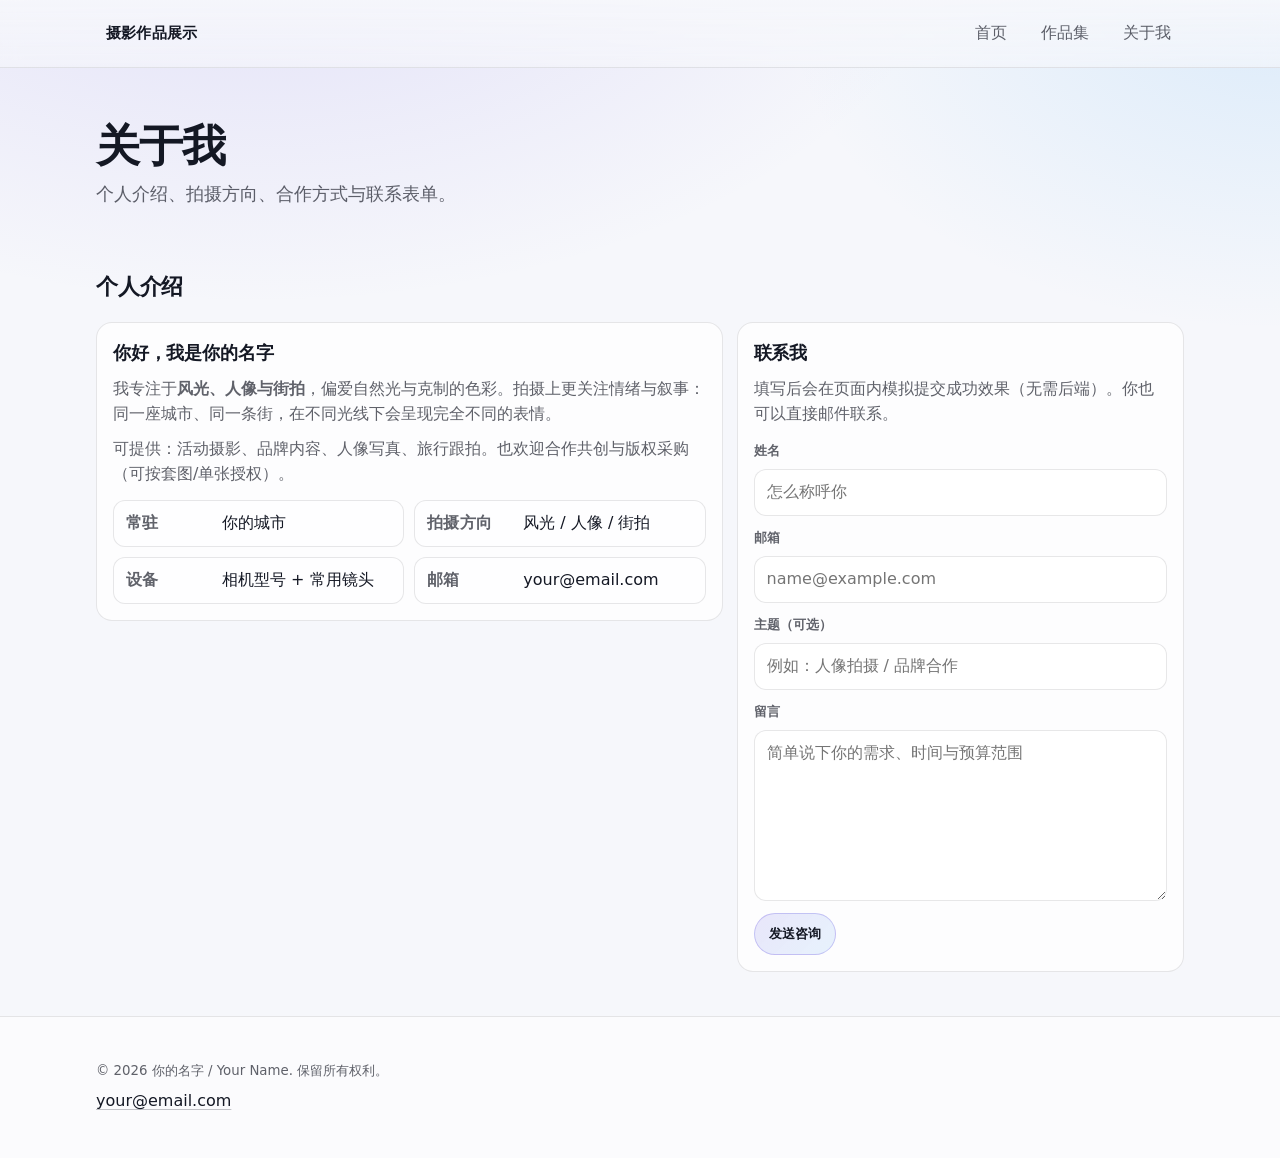
<file: about.html>
<!doctype html>
<html lang="zh-CN">
  <head>
    <meta charset="utf-8" />
    <meta name="viewport" content="width=device-width, initial-scale=1" />
    <title>关于我 - 摄影作品展示</title>
    <link rel="stylesheet" href="新建 文本文档 (3).css" />
  </head>
  <body>
    <header>
      <nav aria-label="主导航">
        <a href="新建 文本文档.html">摄影作品展示</a>
        <ul>
          <li><a href="新建 文本文档.html">首页</a></li>
          <li><a href="portfolio.html">作品集</a></li>
          <li><a href="about.html" aria-current="page">关于我</a></li>
        </ul>
      </nav>
    </header>

    <main>
      <section class="page-hero" aria-labelledby="about-title">
        <h1 id="about-title">关于我</h1>
        <p>个人介绍、拍摄方向、合作方式与联系表单。</p>
      </section>

      <section class="about-layout" aria-labelledby="intro-title">
        <h2 id="intro-title">个人介绍</h2>

        <div class="about-grid" aria-label="关于我内容与联系表单">
          <article class="about-card" aria-label="个人简介">
            <h3>你好，我是你的名字</h3>
            <p>
              我专注于<strong>风光、人像与街拍</strong>，偏爱自然光与克制的色彩。拍摄上更关注情绪与叙事：同一座城市、同一条街，在不同光线下会呈现完全不同的表情。
            </p>
            <p>
              可提供：活动摄影、品牌内容、人像写真、旅行跟拍。也欢迎合作共创与版权采购（可按套图/单张授权）。
            </p>

            <dl class="about-meta" aria-label="基本信息">
              <div><dt>常驻</dt><dd>你的城市</dd></div>
              <div><dt>拍摄方向</dt><dd>风光 / 人像 / 街拍</dd></div>
              <div><dt>设备</dt><dd>相机型号 + 常用镜头</dd></div>
              <div><dt>邮箱</dt><dd><a href="mailto:your@email.com">your@email.com</a></dd></div>
            </dl>
          </article>

          <aside class="contact-card" aria-labelledby="contact-title">
            <h3 id="contact-title">联系我</h3>
            <p class="muted">
              填写后会在页面内模拟提交成功效果（无需后端）。你也可以直接邮件联系。
            </p>

            <form data-contact-form="true" class="contact-form" novalidate>
              <label>
                <span>姓名</span>
                <input name="name" autocomplete="name" required placeholder="怎么称呼你" />
              </label>

              <label>
                <span>邮箱</span>
                <input
                  name="email"
                  type="email"
                  inputmode="email"
                  autocomplete="email"
                  required
                  placeholder="name@example.com"
                />
              </label>

              <label>
                <span>主题（可选）</span>
                <input name="subject" autocomplete="off" placeholder="例如：人像拍摄 / 品牌合作" />
              </label>

              <label>
                <span>留言</span>
                <textarea name="message" rows="6" required placeholder="简单说下你的需求、时间与预算范围"></textarea>
              </label>

              <div class="form-actions">
                <button type="submit">发送咨询</button>
                <p class="form-status" data-form-status="true" role="status" aria-live="polite"></p>
              </div>
            </form>
          </aside>
        </div>
      </section>
    </main>

    <footer>
      <small>© <span>2026</span> 你的名字 / Your Name. 保留所有权利。</small>
      <address>
        <a href="mailto:your@email.com">your@email.com</a>
      </address>
    </footer>
    <script src="新建 文本文档 (2).js"></script>
  </body>
</html>
</file>
<file: 新建 文本文档 (3).css>
/* Modern minimalist photography portfolio
   Soft palette, mobile-first, clean layout */

:root {
  --bg: #f6f7fb;
  --surface: rgba(255, 255, 255, 0.72);
  --surface-solid: #ffffff;
  --text: #141824;
  --muted: rgba(20, 24, 36, 0.68);
  --border: rgba(20, 24, 36, 0.10);
  --shadow: 0 12px 30px rgba(20, 24, 36, 0.10);
  --shadow-sm: 0 10px 24px rgba(20, 24, 36, 0.12);
  --ring: rgba(96, 165, 250, 0.45);

  --accent: #7c6ee6;
  --accent-2: #64b5f6;

  --radius: 16px;
  --radius-sm: 12px;

  --container: 1120px;
  --nav-h: 68px;
}

*,
*::before,
*::after {
  box-sizing: border-box;
}

html {
  scroll-behavior: smooth;
  color-scheme: light;
}

body {
  margin: 0;
  font-family: ui-sans-serif, system-ui, -apple-system, "Segoe UI", Roboto,
    "PingFang SC", "Noto Sans SC", "Microsoft YaHei", Arial, sans-serif;
  color: var(--text);
  background:
    radial-gradient(1200px 700px at 20% -10%, rgba(124, 110, 230, 0.18), transparent 60%),
    radial-gradient(900px 600px at 100% 0%, rgba(100, 181, 246, 0.18), transparent 55%),
    var(--bg);
  line-height: 1.55;
  padding-top: var(--nav-h);
}

img {
  max-width: 100%;
  display: block;
}

a {
  color: inherit;
  text-decoration: none;
}

a:focus-visible,
button:focus-visible {
  outline: 3px solid var(--ring);
  outline-offset: 3px;
  border-radius: 10px;
}

input:focus-visible,
textarea:focus-visible,
summary:focus-visible {
  outline: 3px solid var(--ring);
  outline-offset: 3px;
  border-radius: 10px;
}

/* Layout helpers */
header,
main,
footer {
  width: 100%;
}

main > section,
footer {
  padding: 44px 16px;
}

main > section {
  max-width: var(--container);
  margin: 0 auto;
}

/* Fixed top navigation */
header {
  position: fixed;
  inset: 0 0 auto 0;
  height: var(--nav-h);
  z-index: 1000;
  background: linear-gradient(
    to bottom,
    rgba(246, 247, 251, 0.92),
    rgba(246, 247, 251, 0.62)
  );
  backdrop-filter: blur(10px);
  border-bottom: 1px solid var(--border);
}

header nav {
  height: 100%;
  max-width: var(--container);
  margin: 0 auto;
  padding: 0 16px;
  display: flex;
  align-items: center;
  justify-content: space-between;
  gap: 14px;
}

header nav > a {
  font-weight: 700;
  letter-spacing: 0.2px;
  font-size: 15px;
  padding: 8px 10px;
  border-radius: 999px;
  background: transparent;
  transition: background-color 180ms ease, transform 180ms ease;
}

header nav > a:hover {
  background: rgba(124, 110, 230, 0.10);
  transform: translateY(-1px);
}

header nav ul {
  list-style: none;
  margin: 0;
  padding: 0;
  display: flex;
  align-items: center;
  gap: 8px;
}

header nav ul a {
  display: inline-flex;
  align-items: center;
  height: 40px;
  padding: 0 12px;
  border-radius: 999px;
  color: var(--muted);
  border: 1px solid transparent;
  transition: background-color 180ms ease, color 180ms ease, border-color 180ms ease;
}

header nav ul a:hover {
  color: var(--text);
  background: rgba(255, 255, 255, 0.55);
  border-color: var(--border);
}

/* Hero section */
#home {
  padding-top: 54px;
  padding-bottom: 24px;
}

#home h1 {
  margin: 0 0 10px 0;
  font-size: clamp(28px, 4vw, 44px);
  line-height: 1.1;
  letter-spacing: -0.02em;
}

#home p {
  margin: 0;
  color: var(--muted);
  font-size: clamp(14px, 1.6vw, 18px);
}

section h2 {
  margin: 0 0 18px 0;
  font-size: 22px;
  letter-spacing: -0.01em;
}

/* Shared page hero (for standalone pages) */
.page-hero {
  padding-top: 54px;
  padding-bottom: 18px;
}

.page-hero h1 {
  margin: 0 0 10px 0;
  font-size: clamp(28px, 4vw, 44px);
  line-height: 1.1;
  letter-spacing: -0.02em;
}

.page-hero p {
  margin: 0;
  color: var(--muted);
  font-size: clamp(14px, 1.6vw, 18px);
}

/* Portfolio grid */
#portfolio > div[aria-label] {
  display: grid;
  grid-template-columns: repeat(12, 1fr);
  gap: 14px;
}

#portfolio figure {
  grid-column: span 12;
  margin: 0;
  border-radius: var(--radius);
  background: var(--surface);
  border: 1px solid var(--border);
  box-shadow: 0 1px 0 rgba(20, 24, 36, 0.03);
  overflow: clip;
}

#portfolio figure a {
  display: block;
  position: relative;
  overflow: hidden;
  background: linear-gradient(135deg, rgba(124, 110, 230, 0.10), rgba(100, 181, 246, 0.10));
}

#portfolio figure img {
  width: 100%;
  aspect-ratio: 16 / 9;
  object-fit: cover;
  transform: scale(1.01);
  filter: saturate(1.02) contrast(1.02);
  transition: transform 320ms ease, filter 320ms ease;
}

#portfolio figure a::after {
  content: "";
  position: absolute;
  inset: 0;
  background: radial-gradient(900px 240px at 50% 0%, rgba(255, 255, 255, 0.35), transparent 60%);
  opacity: 0;
  transition: opacity 260ms ease;
  pointer-events: none;
}

#portfolio figure:hover {
  box-shadow: var(--shadow-sm);
  transform: translateY(-1px);
  transition: transform 220ms ease, box-shadow 220ms ease;
}

#portfolio figure:hover img {
  transform: scale(1.06);
  filter: saturate(1.08) contrast(1.05);
}

#portfolio figure:hover a::after {
  opacity: 1;
}

#portfolio figcaption {
  padding: 12px 14px 14px 14px;
  color: var(--muted);
  font-size: 14px;
  display: flex;
  align-items: center;
  justify-content: space-between;
}

#portfolio figcaption::after {
  content: "查看";
  color: var(--accent);
  font-weight: 600;
  letter-spacing: 0.02em;
}

/* About */
#about p {
  margin: 0;
  color: var(--muted);
  background: rgba(255, 255, 255, 0.55);
  border: 1px solid var(--border);
  border-radius: var(--radius);
  padding: 16px;
}

/* Detailed portfolio page */
.portfolio-detail .work-grid {
  display: grid;
  grid-template-columns: repeat(12, 1fr);
  gap: 14px;
}

.work-card {
  grid-column: span 12;
  display: grid;
  grid-template-columns: 1fr;
  border-radius: var(--radius);
  background: var(--surface);
  border: 1px solid var(--border);
  overflow: clip;
  box-shadow: 0 1px 0 rgba(20, 24, 36, 0.03);
}

.work-media {
  background: linear-gradient(135deg, rgba(124, 110, 230, 0.10), rgba(100, 181, 246, 0.10));
}

.work-media img {
  width: 100%;
  aspect-ratio: 16 / 10;
  object-fit: cover;
}

.work-body {
  padding: 14px;
  display: grid;
  gap: 10px;
}

.work-head h3 {
  margin: 0 0 8px 0;
  font-size: 18px;
  letter-spacing: -0.01em;
}

.work-tags {
  display: flex;
  flex-wrap: wrap;
  gap: 8px;
}

.tag {
  display: inline-flex;
  align-items: center;
  height: 26px;
  padding: 0 10px;
  border-radius: 999px;
  font-size: 12px;
  color: var(--muted);
  background: rgba(255, 255, 255, 0.55);
  border: 1px solid var(--border);
}

.work-desc {
  margin: 0;
  color: var(--muted);
}

.work-meta,
.about-meta {
  margin: 0;
  display: grid;
  grid-template-columns: 1fr;
  gap: 10px;
}

.work-meta > div,
.about-meta > div {
  display: grid;
  grid-template-columns: 86px 1fr;
  gap: 10px;
  padding: 10px 12px;
  border-radius: var(--radius-sm);
  background: rgba(255, 255, 255, 0.55);
  border: 1px solid var(--border);
}

.work-meta dt,
.about-meta dt {
  color: var(--muted);
  font-weight: 600;
  letter-spacing: 0.01em;
}

.work-meta dd,
.about-meta dd {
  margin: 0;
  color: var(--text);
}

.work-details {
  border-radius: var(--radius-sm);
  background: rgba(255, 255, 255, 0.55);
  border: 1px solid var(--border);
  padding: 10px 12px;
}

.work-details summary {
  cursor: pointer;
  font-weight: 600;
  color: var(--text);
  list-style: none;
}

.work-details summary::-webkit-details-marker {
  display: none;
}

.work-details summary::after {
  content: "展开";
  float: right;
  color: var(--accent);
  font-weight: 600;
}

.work-details[open] summary::after {
  content: "收起";
}

.work-details-body {
  margin-top: 10px;
  color: var(--muted);
}

.work-details-body p {
  margin: 0;
}

/* About page + contact form */
.about-grid {
  display: grid;
  grid-template-columns: 1fr;
  gap: 14px;
}

.about-card,
.contact-card {
  border-radius: var(--radius);
  background: var(--surface);
  border: 1px solid var(--border);
  overflow: clip;
  padding: 16px;
}

.about-card h3,
.contact-card h3 {
  margin: 0 0 10px 0;
  font-size: 18px;
  letter-spacing: -0.01em;
}

.about-card p {
  margin: 0 0 10px 0;
  color: var(--muted);
}

.about-card p:last-of-type {
  margin-bottom: 14px;
}

.muted {
  margin: 0 0 14px 0;
  color: var(--muted);
}

.contact-form {
  display: grid;
  gap: 12px;
}

.contact-form label {
  display: grid;
  gap: 8px;
}

.contact-form label > span {
  color: var(--muted);
  font-size: 13px;
  font-weight: 600;
}

.contact-form input,
.contact-form textarea {
  width: 100%;
  border-radius: 12px;
  border: 1px solid var(--border);
  background: rgba(255, 255, 255, 0.72);
  padding: 10px 12px;
  color: var(--text);
  font: inherit;
}

.contact-form textarea {
  resize: vertical;
  min-height: 140px;
}

.form-actions {
  display: flex;
  flex-wrap: wrap;
  gap: 10px 12px;
  align-items: center;
}

.contact-form button {
  height: 42px;
  padding: 0 14px;
  border-radius: 999px;
  border: 1px solid rgba(124, 110, 230, 0.35);
  background: linear-gradient(135deg, rgba(124, 110, 230, 0.16), rgba(100, 181, 246, 0.14));
  color: var(--text);
  font-weight: 700;
  letter-spacing: 0.01em;
  cursor: pointer;
  transition: transform 180ms ease, box-shadow 180ms ease, background-color 180ms ease;
}

.contact-form button:hover {
  transform: translateY(-1px);
  box-shadow: var(--shadow-sm);
}

.contact-form button:disabled {
  opacity: 0.6;
  cursor: not-allowed;
  transform: none;
  box-shadow: none;
}

.form-status {
  margin: 0;
  color: var(--muted);
  font-size: 13px;
}

.form-status[data-tone="success"] {
  color: rgba(16, 124, 65, 0.92);
}

.form-status[data-tone="error"] {
  color: rgba(180, 35, 35, 0.92);
}

.form-status[data-tone="pending"] {
  color: rgba(37, 99, 235, 0.92);
}

/* Footer */
footer {
  border-top: 1px solid var(--border);
  background: rgba(255, 255, 255, 0.55);
}

footer small,
footer address {
  display: block;
  max-width: var(--container);
  margin: 0 auto;
  padding: 0 16px;
  color: var(--muted);
}

footer address {
  margin-top: 8px;
  font-style: normal;
}

footer a {
  color: var(--text);
  text-decoration: underline;
  text-decoration-color: rgba(20, 24, 36, 0.25);
  text-underline-offset: 3px;
}

/* Responsive */
@media (min-width: 640px) {
  #portfolio figure {
    grid-column: span 6;
  }

  .work-meta,
  .about-meta {
    grid-template-columns: 1fr 1fr;
  }
}

@media (min-width: 960px) {
  #portfolio figure {
    grid-column: span 4;
  }

  .work-card {
    grid-template-columns: 5fr 7fr;
  }

  .work-body {
    padding: 16px;
  }

  .about-grid {
    grid-template-columns: 7fr 5fr;
    align-items: start;
  }
}

@media (max-width: 520px) {
  :root {
    --nav-h: 76px;
  }

  header nav {
    align-items: flex-start;
    padding-top: 10px;
    padding-bottom: 10px;
    flex-wrap: wrap;
  }

  header nav ul {
    width: 100%;
    justify-content: flex-start;
    flex-wrap: wrap;
    gap: 8px;
  }

  main > section,
  footer {
    padding-left: 14px;
    padding-right: 14px;
  }
}

@media (prefers-reduced-motion: reduce) {
  html {
    scroll-behavior: auto;
  }

  *,
  *::before,
  *::after {
    transition: none !important;
    animation: none !important;
  }
}
</file>
